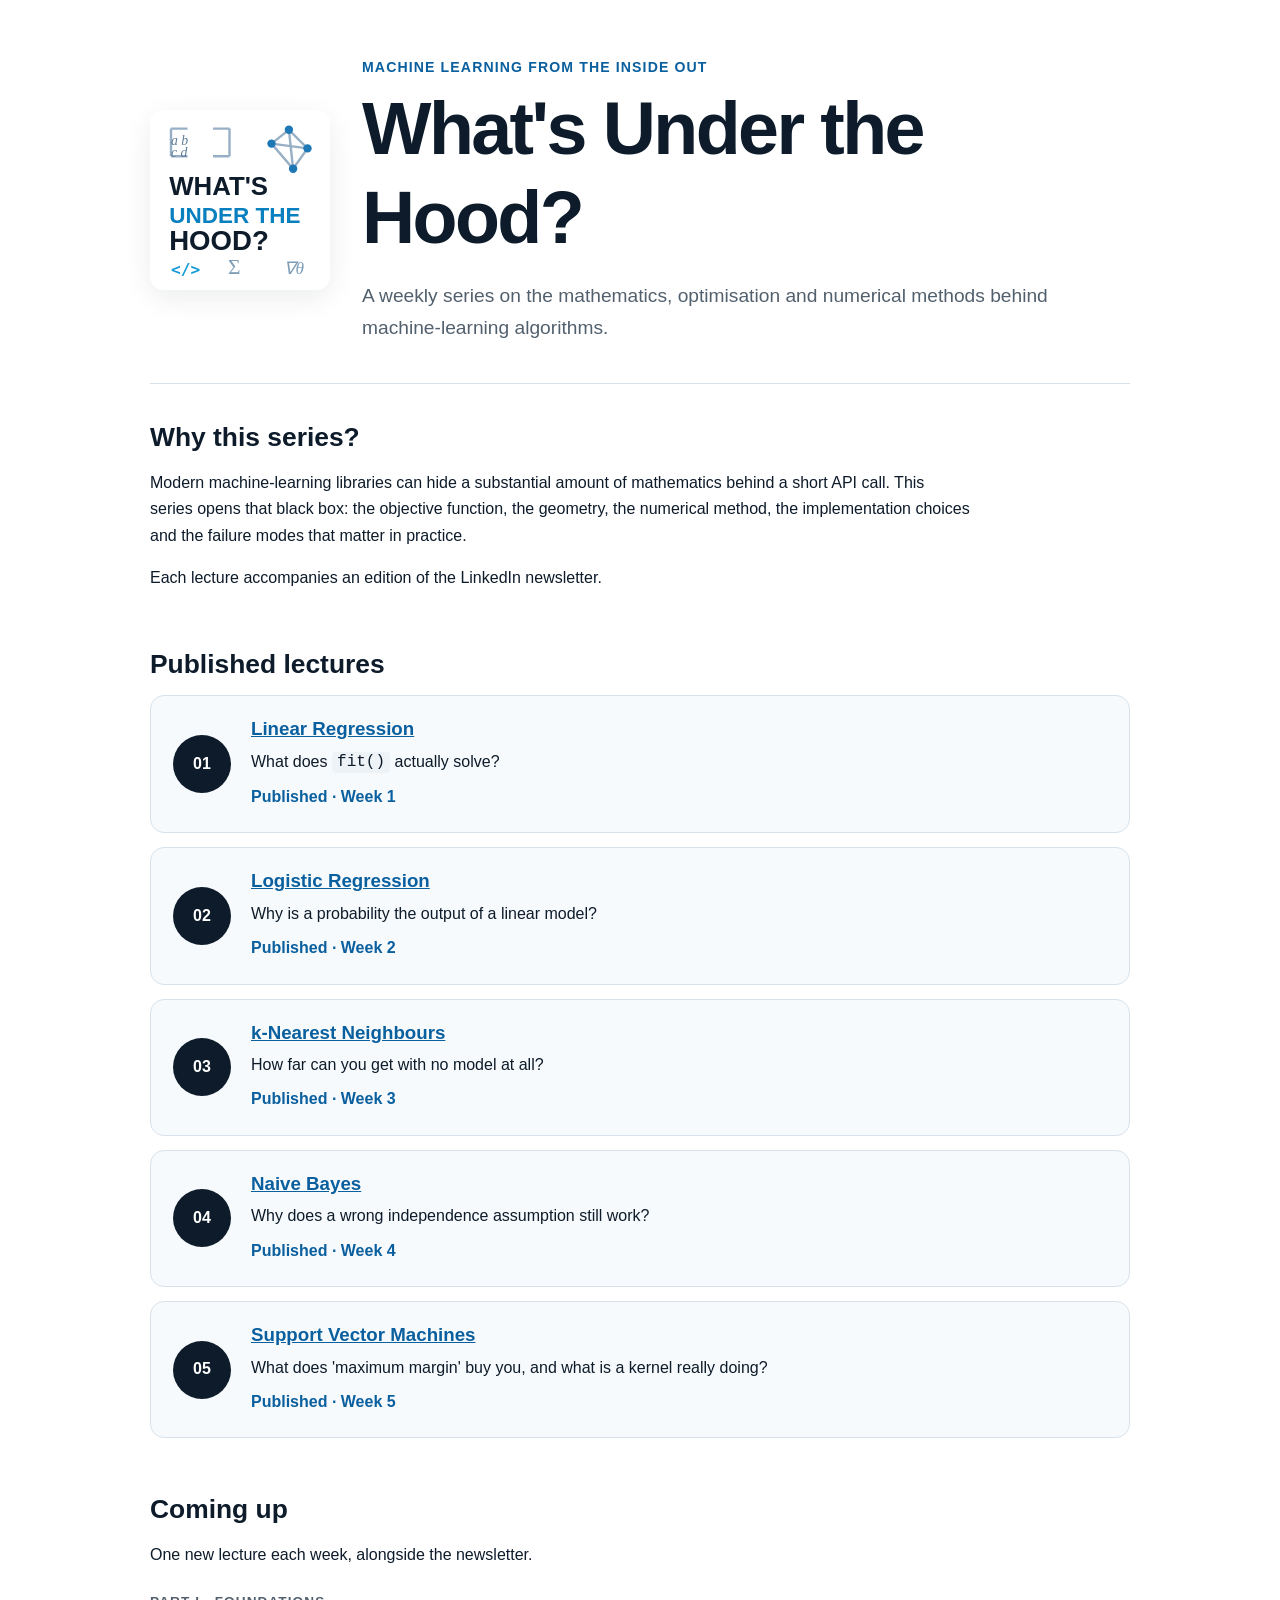
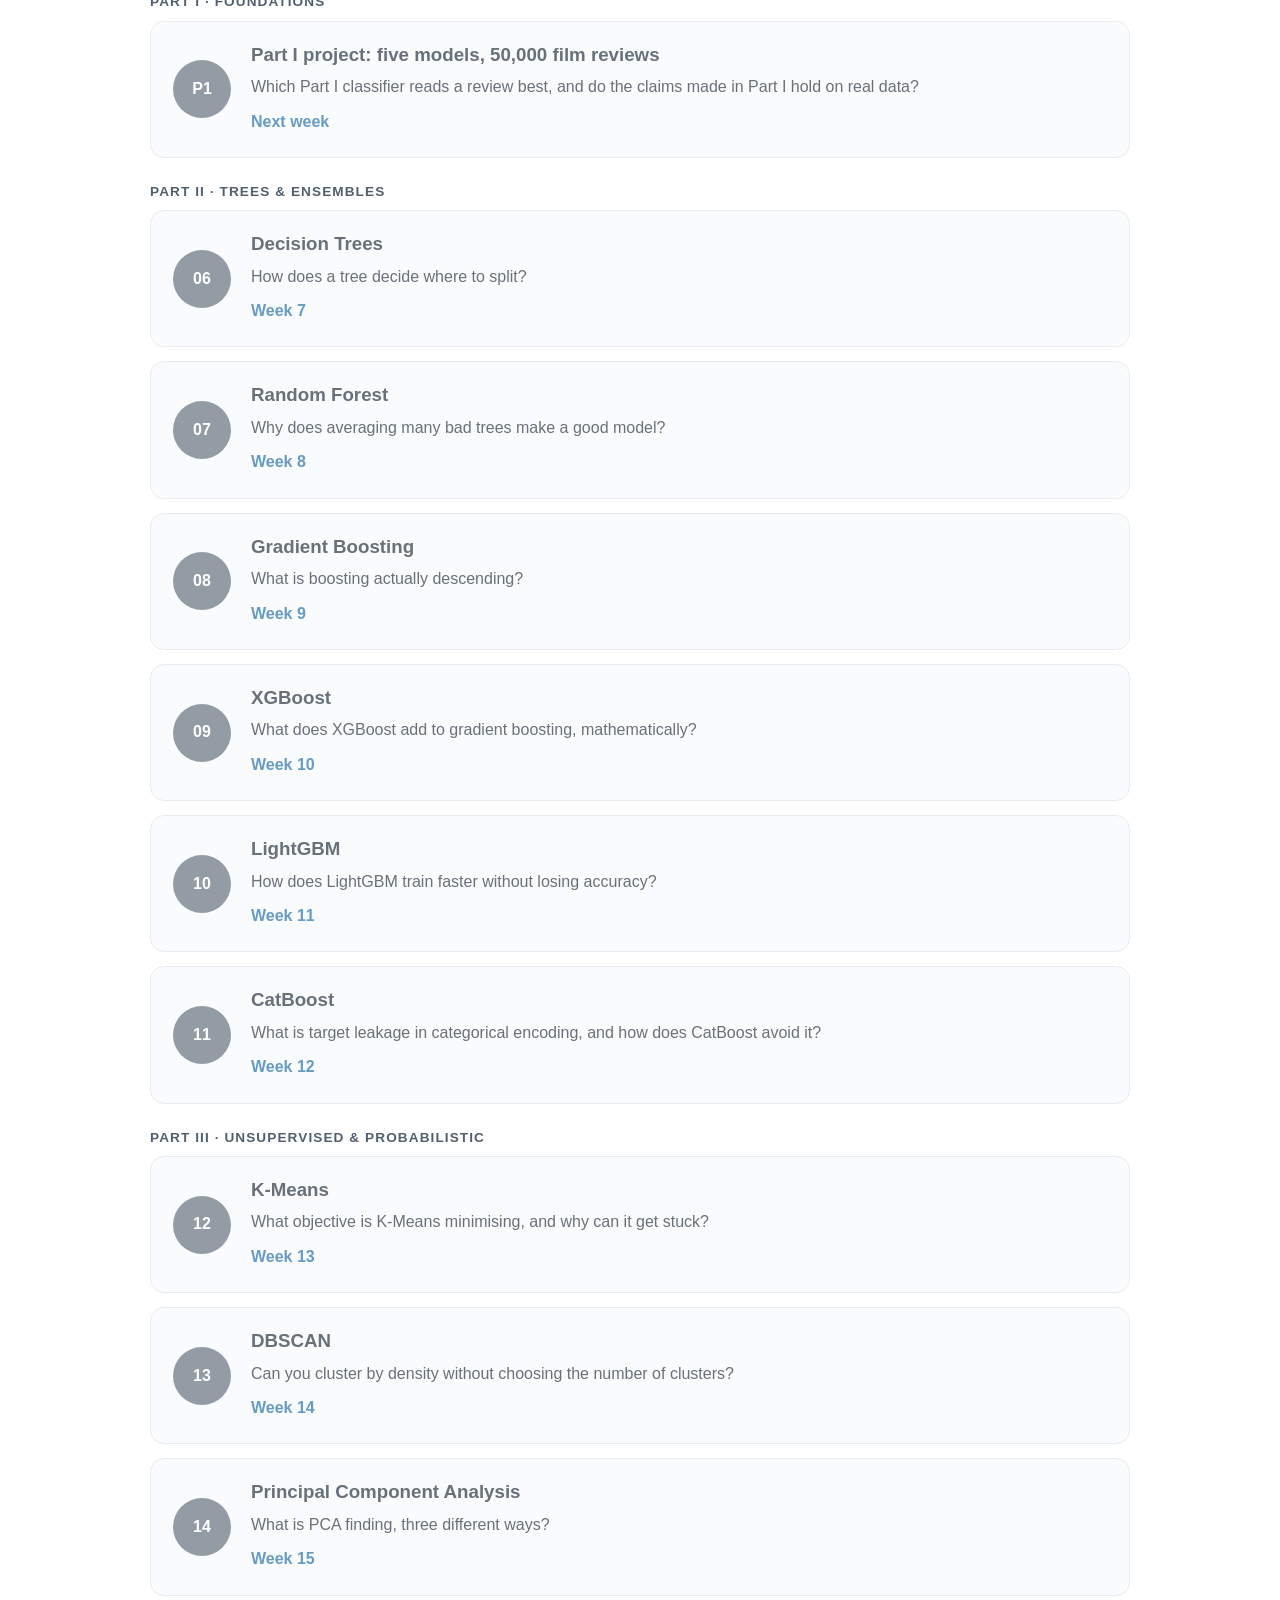
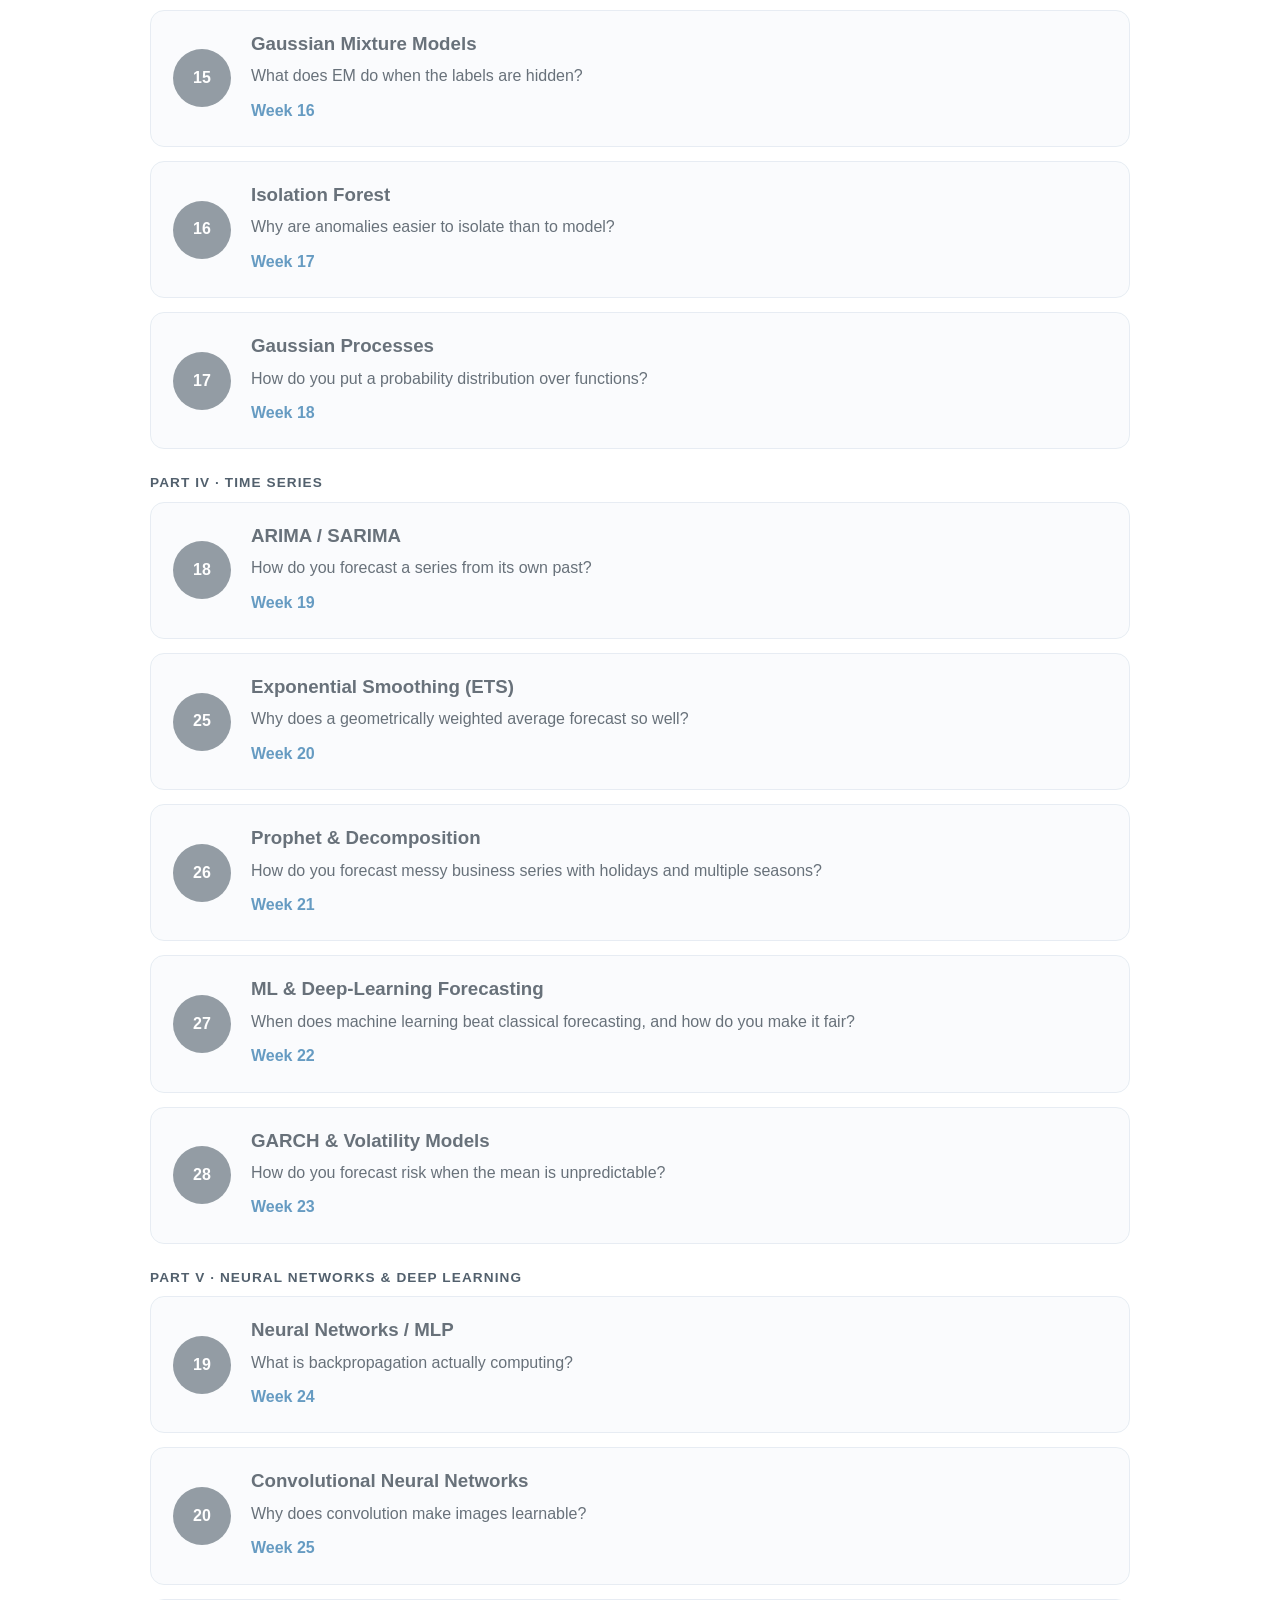
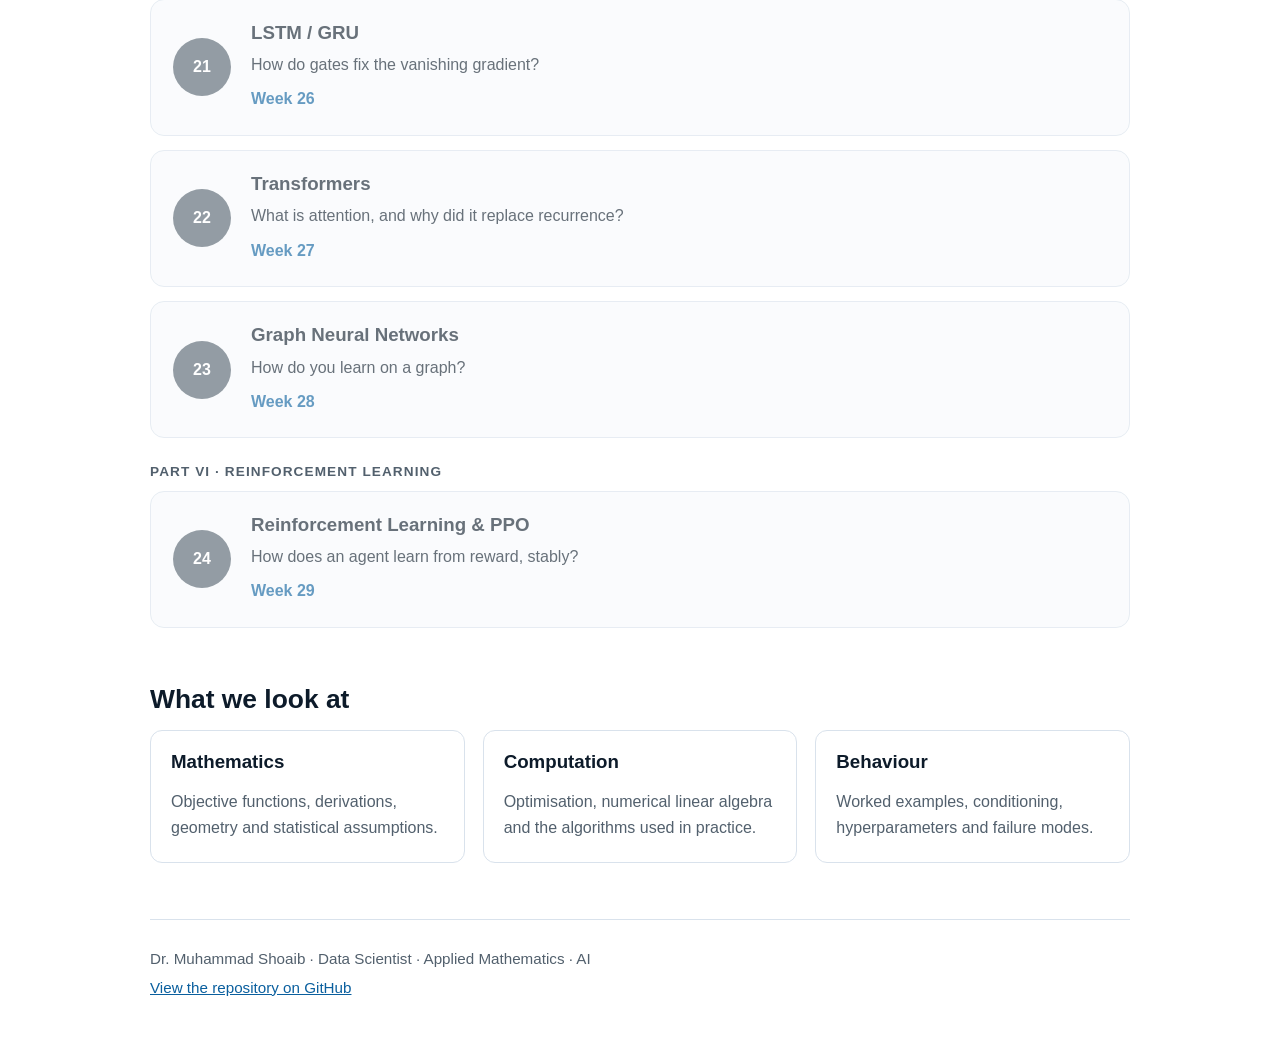
<file: index.html>
<!doctype html>
<html lang="en">
<head>
  <meta charset="utf-8">
  <meta name="viewport" content="width=device-width, initial-scale=1">
  <meta name="description" content="What's Under the Hood? A weekly series on the mathematics, optimisation and numerical methods behind machine-learning algorithms.">
  <title>What's Under the Hood?</title>
  <link rel="stylesheet" href="assets/style.css">
<script data-goatcounter="https://whatsunderthehood.goatcounter.com/count" async src="//gc.zgo.at/count.js"></script>
</head>
<body>
  <main class="page-shell">
    <header class="hero">
      <img class="series-logo" src="assets/series-logo.svg" alt="What's Under the Hood? series logo">
      <div class="hero-copy">
        <p class="eyebrow">Machine learning from the inside out</p>
        <h1>What's Under the Hood?</h1>
        <p class="lede">A weekly series on the mathematics, optimisation and numerical methods behind machine-learning algorithms.</p>
      </div>
    </header>

    <section>
      <h2>Why this series?</h2>
      <p>Modern machine-learning libraries can hide a substantial amount of mathematics behind a short API call. This series opens that black box: the objective function, the geometry, the numerical method, the implementation choices and the failure modes that matter in practice.</p>
      <p>Each lecture accompanies an edition of the LinkedIn newsletter.</p>
    </section>

    <section>
      <h2>Published lectures</h2>
      <div class="lecture-card">
        <div class="lecture-number">01</div>
        <div>
          <h3><a href="01-linear-regression/">Linear Regression</a></h3>
          <p>What does <code>fit()</code> actually solve?</p>
          <span class="status">Published &middot; Week 1</span>
        </div>
      </div>
      <div class="lecture-card">
        <div class="lecture-number">02</div>
        <div>
          <h3><a href="02-logistic-regression/">Logistic Regression</a></h3>
          <p>Why is a probability the output of a linear model?</p>
          <span class="status">Published &middot; Week 2</span>
        </div>
      </div>
      <div class="lecture-card">
        <div class="lecture-number">03</div>
        <div>
          <h3><a href="03-k-nearest-neighbours/">k-Nearest Neighbours</a></h3>
          <p>How far can you get with no model at all?</p>
          <span class="status">Published &middot; Week 3</span>
        </div>
      </div>
      <div class="lecture-card">
        <div class="lecture-number">04</div>
        <div>
          <h3><a href="04-naive-bayes/">Naive Bayes</a></h3>
          <p>Why does a wrong independence assumption still work?</p>
          <span class="status">Published &middot; Week 4</span>
        </div>
      </div>
      <div class="lecture-card">
        <div class="lecture-number">05</div>
        <div>
          <h3><a href="05-support-vector-machines/">Support Vector Machines</a></h3>
          <p>What does 'maximum margin' buy you, and what is a kernel really doing?</p>
          <span class="status">Published &middot; Week 5</span>
        </div>
      </div>
    </section>

    <section>
      <h2>Coming up</h2>
      <p>One new lecture each week, alongside the newsletter.</p>
      <h3 class="part-title">Part I &middot; Foundations</h3>
      <div class="lecture-card upcoming">
        <div class="lecture-number">P1</div>
        <div>
          <h3>Part I project: five models, 50,000 film reviews</h3>
          <p>Which Part I classifier reads a review best, and do the claims made in Part I hold on real data?</p>
          <span class="status">Next week</span>
        </div>
      </div>
      <h3 class="part-title">Part II &middot; Trees &amp; Ensembles</h3>
      <div class="lecture-card upcoming">
        <div class="lecture-number">06</div>
        <div>
          <h3>Decision Trees</h3>
          <p>How does a tree decide where to split?</p>
          <span class="status">Week 7</span>
        </div>
      </div>
      <div class="lecture-card upcoming">
        <div class="lecture-number">07</div>
        <div>
          <h3>Random Forest</h3>
          <p>Why does averaging many bad trees make a good model?</p>
          <span class="status">Week 8</span>
        </div>
      </div>
      <div class="lecture-card upcoming">
        <div class="lecture-number">08</div>
        <div>
          <h3>Gradient Boosting</h3>
          <p>What is boosting actually descending?</p>
          <span class="status">Week 9</span>
        </div>
      </div>
      <div class="lecture-card upcoming">
        <div class="lecture-number">09</div>
        <div>
          <h3>XGBoost</h3>
          <p>What does XGBoost add to gradient boosting, mathematically?</p>
          <span class="status">Week 10</span>
        </div>
      </div>
      <div class="lecture-card upcoming">
        <div class="lecture-number">10</div>
        <div>
          <h3>LightGBM</h3>
          <p>How does LightGBM train faster without losing accuracy?</p>
          <span class="status">Week 11</span>
        </div>
      </div>
      <div class="lecture-card upcoming">
        <div class="lecture-number">11</div>
        <div>
          <h3>CatBoost</h3>
          <p>What is target leakage in categorical encoding, and how does CatBoost avoid it?</p>
          <span class="status">Week 12</span>
        </div>
      </div>
      <h3 class="part-title">Part III &middot; Unsupervised &amp; Probabilistic</h3>
      <div class="lecture-card upcoming">
        <div class="lecture-number">12</div>
        <div>
          <h3>K-Means</h3>
          <p>What objective is K-Means minimising, and why can it get stuck?</p>
          <span class="status">Week 13</span>
        </div>
      </div>
      <div class="lecture-card upcoming">
        <div class="lecture-number">13</div>
        <div>
          <h3>DBSCAN</h3>
          <p>Can you cluster by density without choosing the number of clusters?</p>
          <span class="status">Week 14</span>
        </div>
      </div>
      <div class="lecture-card upcoming">
        <div class="lecture-number">14</div>
        <div>
          <h3>Principal Component Analysis</h3>
          <p>What is PCA finding, three different ways?</p>
          <span class="status">Week 15</span>
        </div>
      </div>
      <div class="lecture-card upcoming">
        <div class="lecture-number">15</div>
        <div>
          <h3>Gaussian Mixture Models</h3>
          <p>What does EM do when the labels are hidden?</p>
          <span class="status">Week 16</span>
        </div>
      </div>
      <div class="lecture-card upcoming">
        <div class="lecture-number">16</div>
        <div>
          <h3>Isolation Forest</h3>
          <p>Why are anomalies easier to isolate than to model?</p>
          <span class="status">Week 17</span>
        </div>
      </div>
      <div class="lecture-card upcoming">
        <div class="lecture-number">17</div>
        <div>
          <h3>Gaussian Processes</h3>
          <p>How do you put a probability distribution over functions?</p>
          <span class="status">Week 18</span>
        </div>
      </div>
      <h3 class="part-title">Part IV &middot; Time Series</h3>
      <div class="lecture-card upcoming">
        <div class="lecture-number">18</div>
        <div>
          <h3>ARIMA / SARIMA</h3>
          <p>How do you forecast a series from its own past?</p>
          <span class="status">Week 19</span>
        </div>
      </div>
      <div class="lecture-card upcoming">
        <div class="lecture-number">25</div>
        <div>
          <h3>Exponential Smoothing (ETS)</h3>
          <p>Why does a geometrically weighted average forecast so well?</p>
          <span class="status">Week 20</span>
        </div>
      </div>
      <div class="lecture-card upcoming">
        <div class="lecture-number">26</div>
        <div>
          <h3>Prophet &amp; Decomposition</h3>
          <p>How do you forecast messy business series with holidays and multiple seasons?</p>
          <span class="status">Week 21</span>
        </div>
      </div>
      <div class="lecture-card upcoming">
        <div class="lecture-number">27</div>
        <div>
          <h3>ML &amp; Deep-Learning Forecasting</h3>
          <p>When does machine learning beat classical forecasting, and how do you make it fair?</p>
          <span class="status">Week 22</span>
        </div>
      </div>
      <div class="lecture-card upcoming">
        <div class="lecture-number">28</div>
        <div>
          <h3>GARCH &amp; Volatility Models</h3>
          <p>How do you forecast risk when the mean is unpredictable?</p>
          <span class="status">Week 23</span>
        </div>
      </div>
      <h3 class="part-title">Part V &middot; Neural Networks &amp; Deep Learning</h3>
      <div class="lecture-card upcoming">
        <div class="lecture-number">19</div>
        <div>
          <h3>Neural Networks / MLP</h3>
          <p>What is backpropagation actually computing?</p>
          <span class="status">Week 24</span>
        </div>
      </div>
      <div class="lecture-card upcoming">
        <div class="lecture-number">20</div>
        <div>
          <h3>Convolutional Neural Networks</h3>
          <p>Why does convolution make images learnable?</p>
          <span class="status">Week 25</span>
        </div>
      </div>
      <div class="lecture-card upcoming">
        <div class="lecture-number">21</div>
        <div>
          <h3>LSTM / GRU</h3>
          <p>How do gates fix the vanishing gradient?</p>
          <span class="status">Week 26</span>
        </div>
      </div>
      <div class="lecture-card upcoming">
        <div class="lecture-number">22</div>
        <div>
          <h3>Transformers</h3>
          <p>What is attention, and why did it replace recurrence?</p>
          <span class="status">Week 27</span>
        </div>
      </div>
      <div class="lecture-card upcoming">
        <div class="lecture-number">23</div>
        <div>
          <h3>Graph Neural Networks</h3>
          <p>How do you learn on a graph?</p>
          <span class="status">Week 28</span>
        </div>
      </div>
      <h3 class="part-title">Part VI &middot; Reinforcement Learning</h3>
      <div class="lecture-card upcoming">
        <div class="lecture-number">24</div>
        <div>
          <h3>Reinforcement Learning &amp; PPO</h3>
          <p>How does an agent learn from reward, stably?</p>
          <span class="status">Week 29</span>
        </div>
      </div>
    </section>

    <section class="principles">
      <h2>What we look at</h2>
      <div class="grid">
        <article>
          <h3>Mathematics</h3>
          <p>Objective functions, derivations, geometry and statistical assumptions.</p>
        </article>
        <article>
          <h3>Computation</h3>
          <p>Optimisation, numerical linear algebra and the algorithms used in practice.</p>
        </article>
        <article>
          <h3>Behaviour</h3>
          <p>Worked examples, conditioning, hyperparameters and failure modes.</p>
        </article>
      </div>
    </section>

    <footer>
      <p>Dr. Muhammad Shoaib · Data Scientist · Applied Mathematics · AI</p>
      <p><a href="https://github.com/drmshoaib/whats-under-the-hood">View the repository on GitHub</a></p>
    </footer>
  </main>
</body>
</html>
</file>
<file: assets/style.css>
:root {
  color-scheme: light;
  --ink: #0d1b2a;
  --muted: #52606d;
  --accent: #0b8fd8;
  --accent-dark: #0a5f9e;
  --line: #d9e2ec;
  --panel: #f7fafc;
}

* { box-sizing: border-box; }

body {
  margin: 0;
  font-family: Arial, Helvetica, sans-serif;
  color: var(--ink);
  background: #ffffff;
  line-height: 1.65;
}

.page-shell {
  width: min(980px, calc(100% - 40px));
  margin: 0 auto;
  padding: 56px 0 36px;
}

.hero {
  display: grid;
  grid-template-columns: 180px 1fr;
  gap: 32px;
  align-items: center;
  padding-bottom: 40px;
  border-bottom: 1px solid var(--line);
}

.series-logo {
  width: 180px;
  height: 180px;
  object-fit: cover;
  border-radius: 14px;
  box-shadow: 0 8px 28px rgba(13, 27, 42, 0.08);
}

.eyebrow {
  margin: 0 0 6px;
  color: var(--accent-dark);
  font-size: 0.88rem;
  font-weight: 700;
  letter-spacing: 0.08em;
  text-transform: uppercase;
}

h1, h2, h3 { line-height: 1.2; }

h1 {
  margin: 0;
  font-size: clamp(2.4rem, 6vw, 4.6rem);
  letter-spacing: -0.035em;
}

h2 {
  margin: 0 0 14px;
  font-size: 1.65rem;
}

h3 { margin: 0 0 8px; }

.lede {
  max-width: 760px;
  margin: 18px 0 0;
  color: var(--muted);
  font-size: 1.2rem;
}

section { padding: 38px 0 4px; }
section p { max-width: 820px; }

.lecture-card {
  display: flex;
  gap: 20px;
  align-items: center;
  padding: 22px;
  border: 1px solid var(--line);
  border-radius: 14px;
  background: var(--panel);
}

.lecture-number {
  display: grid;
  place-items: center;
  width: 58px;
  height: 58px;
  flex: 0 0 58px;
  border-radius: 50%;
  background: var(--ink);
  color: white;
  font-weight: 700;
}

.lecture-card p { margin: 4px 0 8px; }
.status { color: var(--accent-dark); font-weight: 700; }

.grid {
  display: grid;
  grid-template-columns: repeat(3, 1fr);
  gap: 18px;
}

.grid article {
  padding: 20px;
  border: 1px solid var(--line);
  border-radius: 12px;
}

.grid article p { margin-bottom: 0; color: var(--muted); }

code {
  padding: 0.08em 0.32em;
  border-radius: 4px;
  background: #eef3f7;
  font-family: Consolas, "Liberation Mono", monospace;
}

footer {
  margin-top: 52px;
  padding-top: 22px;
  border-top: 1px solid var(--line);
  color: var(--muted);
  font-size: 0.95rem;
}

footer p { margin: 4px 0; }
a { color: var(--accent-dark); }

@media (max-width: 680px) {
  .page-shell { width: min(100% - 28px, 980px); padding-top: 30px; }
  .hero { grid-template-columns: 1fr; gap: 20px; }
  .series-logo { width: 140px; height: 140px; }
  .grid { grid-template-columns: 1fr; }
}

/* release: upcoming */
.lecture-card { margin-bottom: 14px; }
.lecture-card.upcoming { opacity: 0.62; }
.lecture-card.upcoming .lecture-number { background: var(--muted); }
.part-title { margin: 26px 0 10px; font-size: 0.85rem; letter-spacing: .08em; text-transform: uppercase; color: var(--muted); }
</file>
